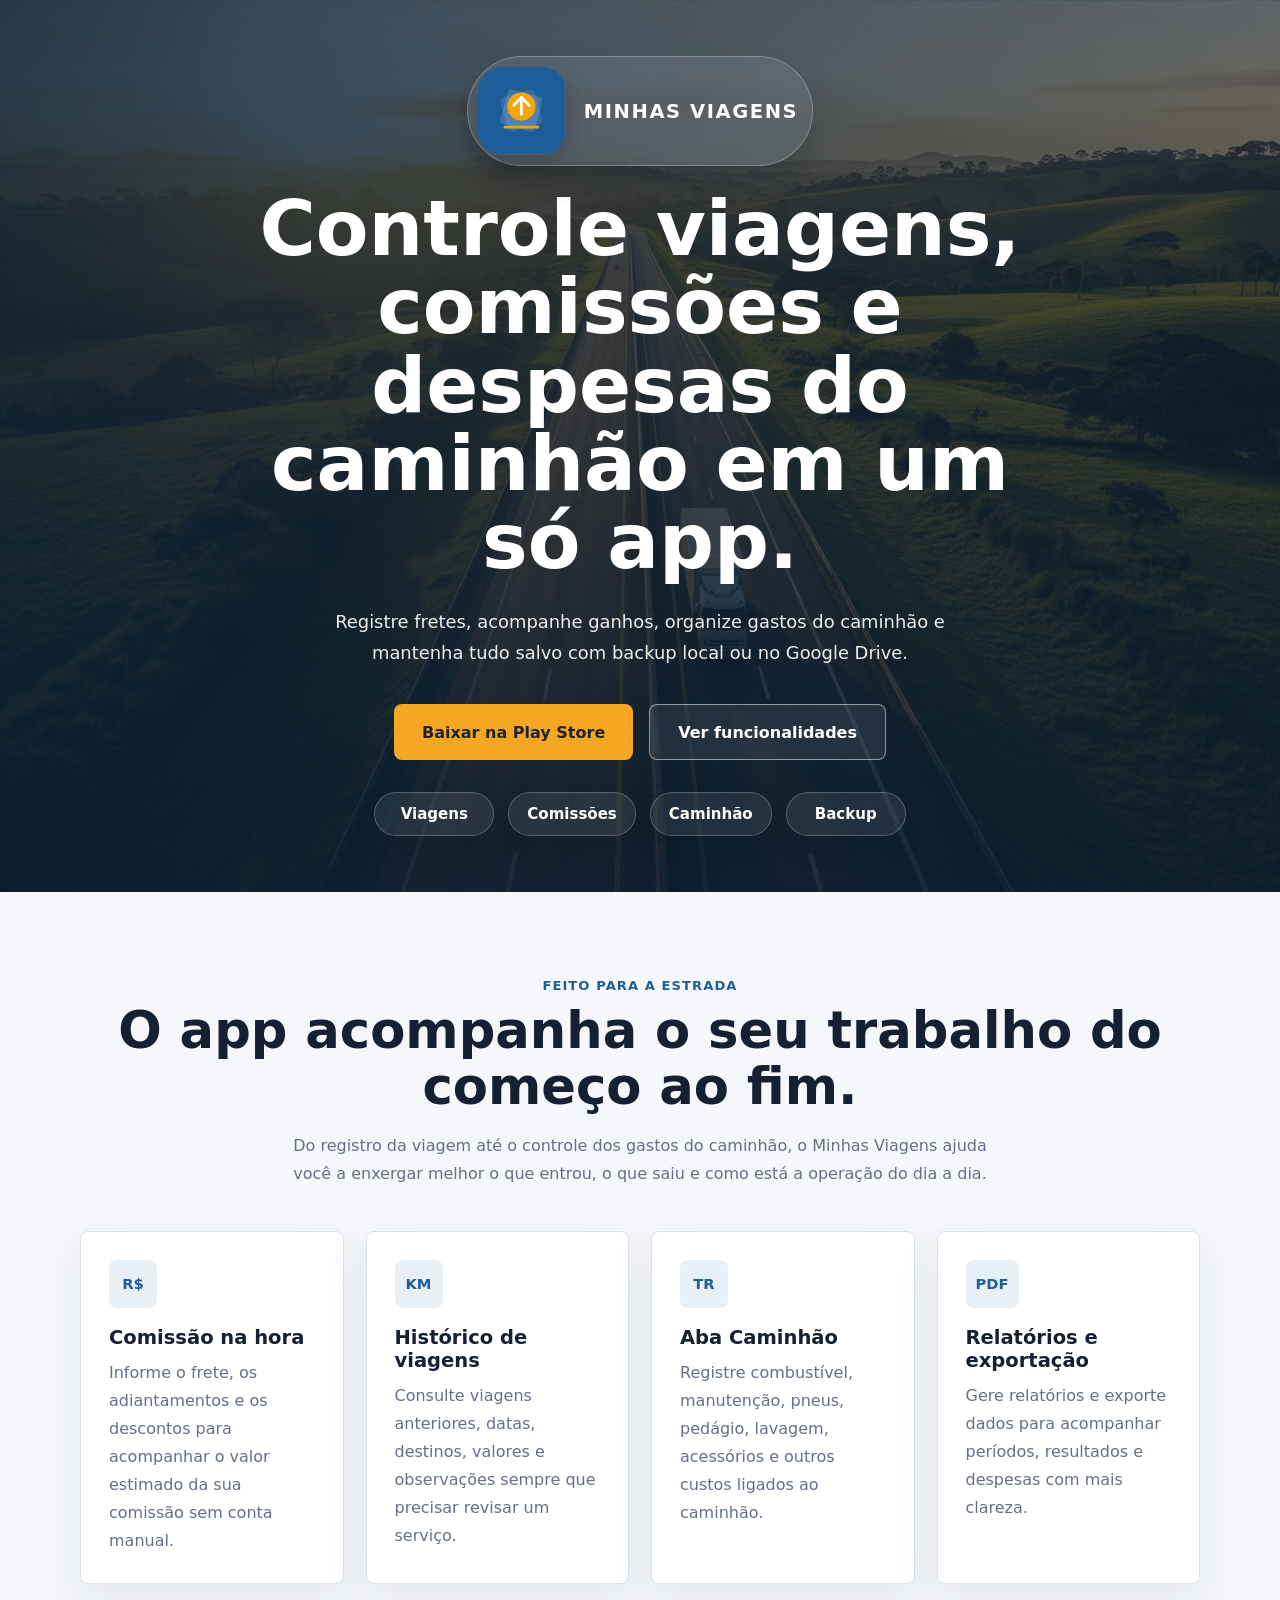
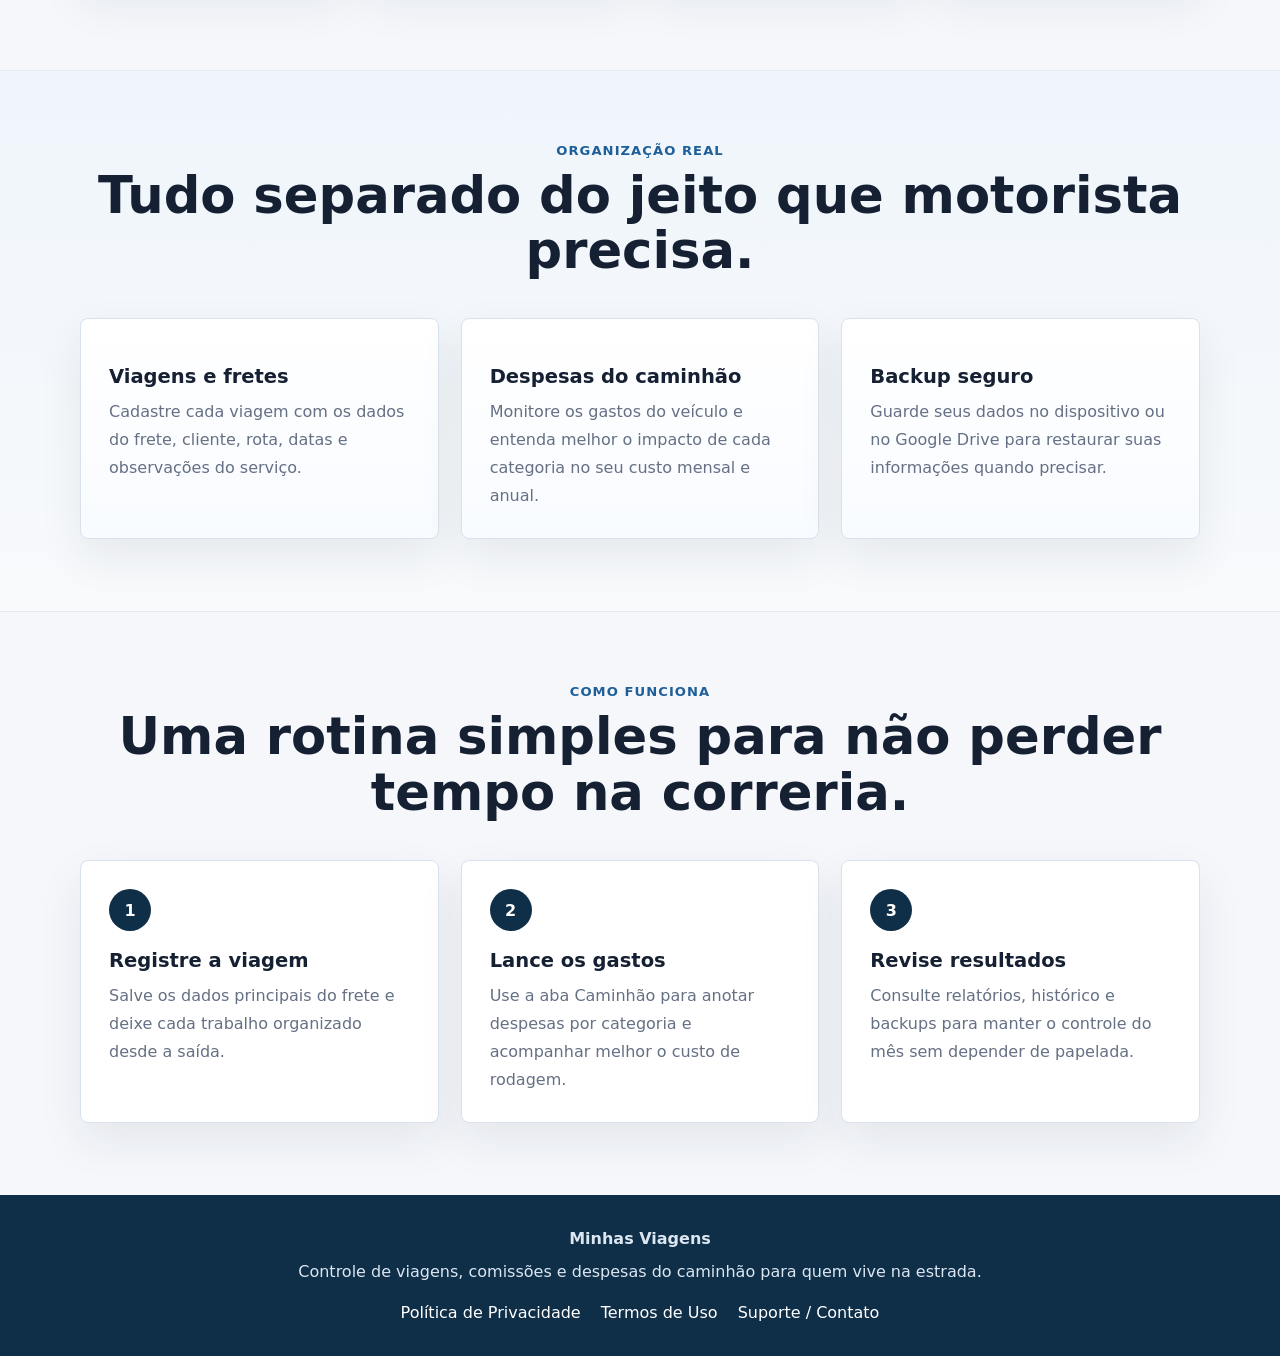
<file: index.html>
<!doctype html>
<html lang="pt-BR">
<head>
  <meta charset="utf-8">
  <meta name="viewport" content="width=device-width, initial-scale=1">
  <title>Minhas Viagens - Controle viagens, comissões e caminhão</title>
  <meta name="description" content="Aplicativo para motoristas controlarem viagens, fretes, comissões, despesas do caminhão, relatórios e backup no Google Drive.">
  <meta name="author" content="Minhas Viagens">
  <meta property="og:title" content="Minhas Viagens">
  <meta property="og:description" content="Organize viagens, ganhos e despesas do caminhão em um só app.">
  <meta property="og:type" content="website">
  <meta name="twitter:card" content="summary_large_image">
  <link rel="canonical" href="https://appminhasviagens.com.br/">
  <link rel="icon" type="image/png" href="assets/app-icon.png">
  <link rel="apple-touch-icon" href="assets/app-icon.png">
  <link rel="stylesheet" href="styles.css">
</head>
<body>
  <main>
    <section class="hero">
      <div class="hero__overlay"></div>
      <div class="hero__content">
        <a
          class="hero__brand"
          href="https://play.google.com/store/apps/details?id=com.minhascomissoes.app"
          aria-label="Abrir Minhas Viagens na Play Store"
        >
          <span class="hero__brand-mark">
            <img src="assets/app-icon-simple.svg" alt="Ícone do app Minhas Viagens" class="hero__brand-icon">
          </span>
          <span class="hero__brand-name-wrap">
            <span class="hero__brand-name">Minhas Viagens</span>
          </span>
        </a>
        <h1>Controle viagens, comissões e despesas do caminhão em um só app.</h1>
        <p>Registre fretes, acompanhe ganhos, organize gastos do caminhão e mantenha tudo salvo com backup local ou no Google Drive.</p>
        <div class="actions">
          <a class="button button--primary" href="https://play.google.com/store/apps/details?id=com.minhascomissoes.app" aria-label="Baixar Minhas Viagens na Play Store">Baixar na Play Store</a>
          <a class="button button--ghost" href="#funcionalidades">Ver funcionalidades</a>
        </div>
        <div class="hero__badges" aria-label="Principais recursos">
          <span class="hero__badge">Viagens</span>
          <span class="hero__badge">Comissões</span>
          <span class="hero__badge">Caminhão</span>
          <span class="hero__badge">Backup</span>
        </div>
      </div>
    </section>

    <section id="funcionalidades" class="section">
      <p class="eyebrow">Feito para a estrada</p>
      <h2>O app acompanha o seu trabalho do começo ao fim.</h2>
      <p class="section__intro">Do registro da viagem até o controle dos gastos do caminhão, o Minhas Viagens ajuda você a enxergar melhor o que entrou, o que saiu e como está a operação do dia a dia.</p>

      <div class="features features--four">
        <article class="feature">
          <span class="feature__icon">R$</span>
          <h3>Comissão na hora</h3>
          <p>Informe o frete, os adiantamentos e os descontos para acompanhar o valor estimado da sua comissão sem conta manual.</p>
        </article>
        <article class="feature">
          <span class="feature__icon">KM</span>
          <h3>Histórico de viagens</h3>
          <p>Consulte viagens anteriores, datas, destinos, valores e observações sempre que precisar revisar um serviço.</p>
        </article>
        <article class="feature">
          <span class="feature__icon">TR</span>
          <h3>Aba Caminhão</h3>
          <p>Registre combustível, manutenção, pneus, pedágio, lavagem, acessórios e outros custos ligados ao caminhão.</p>
        </article>
        <article class="feature">
          <span class="feature__icon">PDF</span>
          <h3>Relatórios e exportação</h3>
          <p>Gere relatórios e exporte dados para acompanhar períodos, resultados e despesas com mais clareza.</p>
        </article>
      </div>
    </section>

    <section class="band">
      <div class="section section--tight">
        <p class="eyebrow">Organização real</p>
        <h2>Tudo separado do jeito que motorista precisa.</h2>
        <div class="highlights">
          <article class="highlight">
            <h3>Viagens e fretes</h3>
            <p>Cadastre cada viagem com os dados do frete, cliente, rota, datas e observações do serviço.</p>
          </article>
          <article class="highlight">
            <h3>Despesas do caminhão</h3>
            <p>Monitore os gastos do veículo e entenda melhor o impacto de cada categoria no seu custo mensal e anual.</p>
          </article>
          <article class="highlight">
            <h3>Backup seguro</h3>
            <p>Guarde seus dados no dispositivo ou no Google Drive para restaurar suas informações quando precisar.</p>
          </article>
        </div>
      </div>
    </section>

    <section class="section section--tight">
      <p class="eyebrow">Como funciona</p>
      <h2>Uma rotina simples para não perder tempo na correria.</h2>
      <div class="workflow">
        <article class="workflow__item">
          <span class="workflow__step">1</span>
          <h3>Registre a viagem</h3>
          <p>Salve os dados principais do frete e deixe cada trabalho organizado desde a saída.</p>
        </article>
        <article class="workflow__item">
          <span class="workflow__step">2</span>
          <h3>Lance os gastos</h3>
          <p>Use a aba Caminhão para anotar despesas por categoria e acompanhar melhor o custo de rodagem.</p>
        </article>
        <article class="workflow__item">
          <span class="workflow__step">3</span>
          <h3>Revise resultados</h3>
          <p>Consulte relatórios, histórico e backups para manter o controle do mês sem depender de papelada.</p>
        </article>
      </div>
    </section>
  </main>

  <footer class="footer">
    <strong>Minhas Viagens</strong>
    <p>Controle de viagens, comissões e despesas do caminhão para quem vive na estrada.</p>
    <nav aria-label="Links legais">
      <a href="privacidade/">Política de Privacidade</a>
      <a href="termos/">Termos de Uso</a>
      <a href="mailto:minhasviagenscomissao@gmail.com">Suporte / Contato</a>
    </nav>
  </footer>
</body>
</html>
</file>
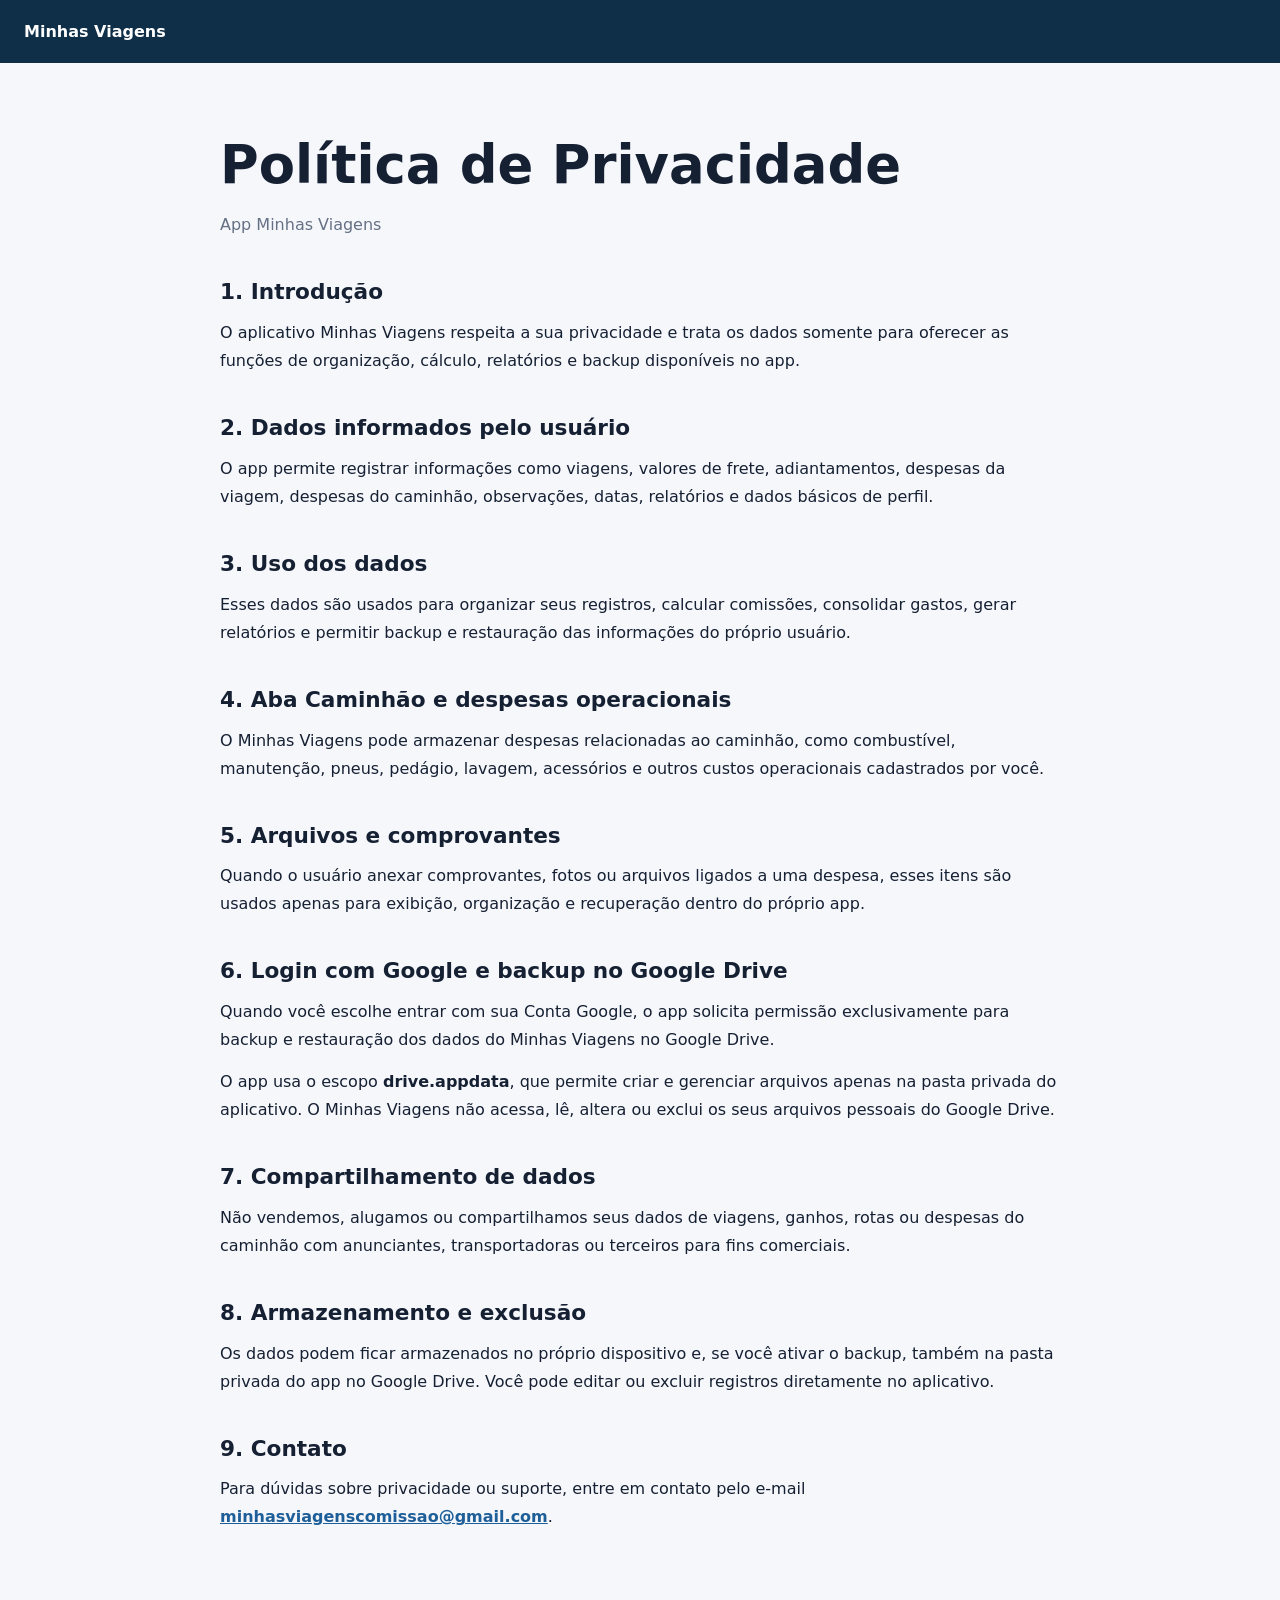
<file: privacidade/index.html>
<!doctype html>
<html lang="pt-BR">
<head>
  <meta charset="utf-8">
  <meta name="viewport" content="width=device-width, initial-scale=1">
  <title>Política de Privacidade - Minhas Viagens</title>
  <meta name="description" content="Política de privacidade do aplicativo Minhas Viagens.">
  <meta name="author" content="Minhas Viagens">
  <link rel="canonical" href="https://appminhasviagens.com.br/privacidade/">
  <link rel="icon" type="image/png" href="../assets/app-icon.png">
  <link rel="apple-touch-icon" href="../assets/app-icon.png">
  <link rel="stylesheet" href="../styles.css">
</head>
<body>
  <header class="topbar">
    <a href="../index.html">Minhas Viagens</a>
  </header>

  <main class="legal">
    <h1>Política de Privacidade</h1>
    <p class="muted">App Minhas Viagens</p>

    <h2>1. Introdução</h2>
    <p>O aplicativo Minhas Viagens respeita a sua privacidade e trata os dados somente para oferecer as funções de organização, cálculo, relatórios e backup disponíveis no app.</p>

    <h2>2. Dados informados pelo usuário</h2>
    <p>O app permite registrar informações como viagens, valores de frete, adiantamentos, despesas da viagem, despesas do caminhão, observações, datas, relatórios e dados básicos de perfil.</p>

    <h2>3. Uso dos dados</h2>
    <p>Esses dados são usados para organizar seus registros, calcular comissões, consolidar gastos, gerar relatórios e permitir backup e restauração das informações do próprio usuário.</p>

    <h2>4. Aba Caminhão e despesas operacionais</h2>
    <p>O Minhas Viagens pode armazenar despesas relacionadas ao caminhão, como combustível, manutenção, pneus, pedágio, lavagem, acessórios e outros custos operacionais cadastrados por você.</p>

    <h2>5. Arquivos e comprovantes</h2>
    <p>Quando o usuário anexar comprovantes, fotos ou arquivos ligados a uma despesa, esses itens são usados apenas para exibição, organização e recuperação dentro do próprio app.</p>

    <h2>6. Login com Google e backup no Google Drive</h2>
    <p>Quando você escolhe entrar com sua Conta Google, o app solicita permissão exclusivamente para backup e restauração dos dados do Minhas Viagens no Google Drive.</p>
    <p>O app usa o escopo <strong>drive.appdata</strong>, que permite criar e gerenciar arquivos apenas na pasta privada do aplicativo. O Minhas Viagens não acessa, lê, altera ou exclui os seus arquivos pessoais do Google Drive.</p>

    <h2>7. Compartilhamento de dados</h2>
    <p>Não vendemos, alugamos ou compartilhamos seus dados de viagens, ganhos, rotas ou despesas do caminhão com anunciantes, transportadoras ou terceiros para fins comerciais.</p>

    <h2>8. Armazenamento e exclusão</h2>
    <p>Os dados podem ficar armazenados no próprio dispositivo e, se você ativar o backup, também na pasta privada do app no Google Drive. Você pode editar ou excluir registros diretamente no aplicativo.</p>

    <h2>9. Contato</h2>
    <p>Para dúvidas sobre privacidade ou suporte, entre em contato pelo e-mail <a href="mailto:minhasviagenscomissao@gmail.com">minhasviagenscomissao@gmail.com</a>.</p>
  </main>
</body>
</html>
</file>
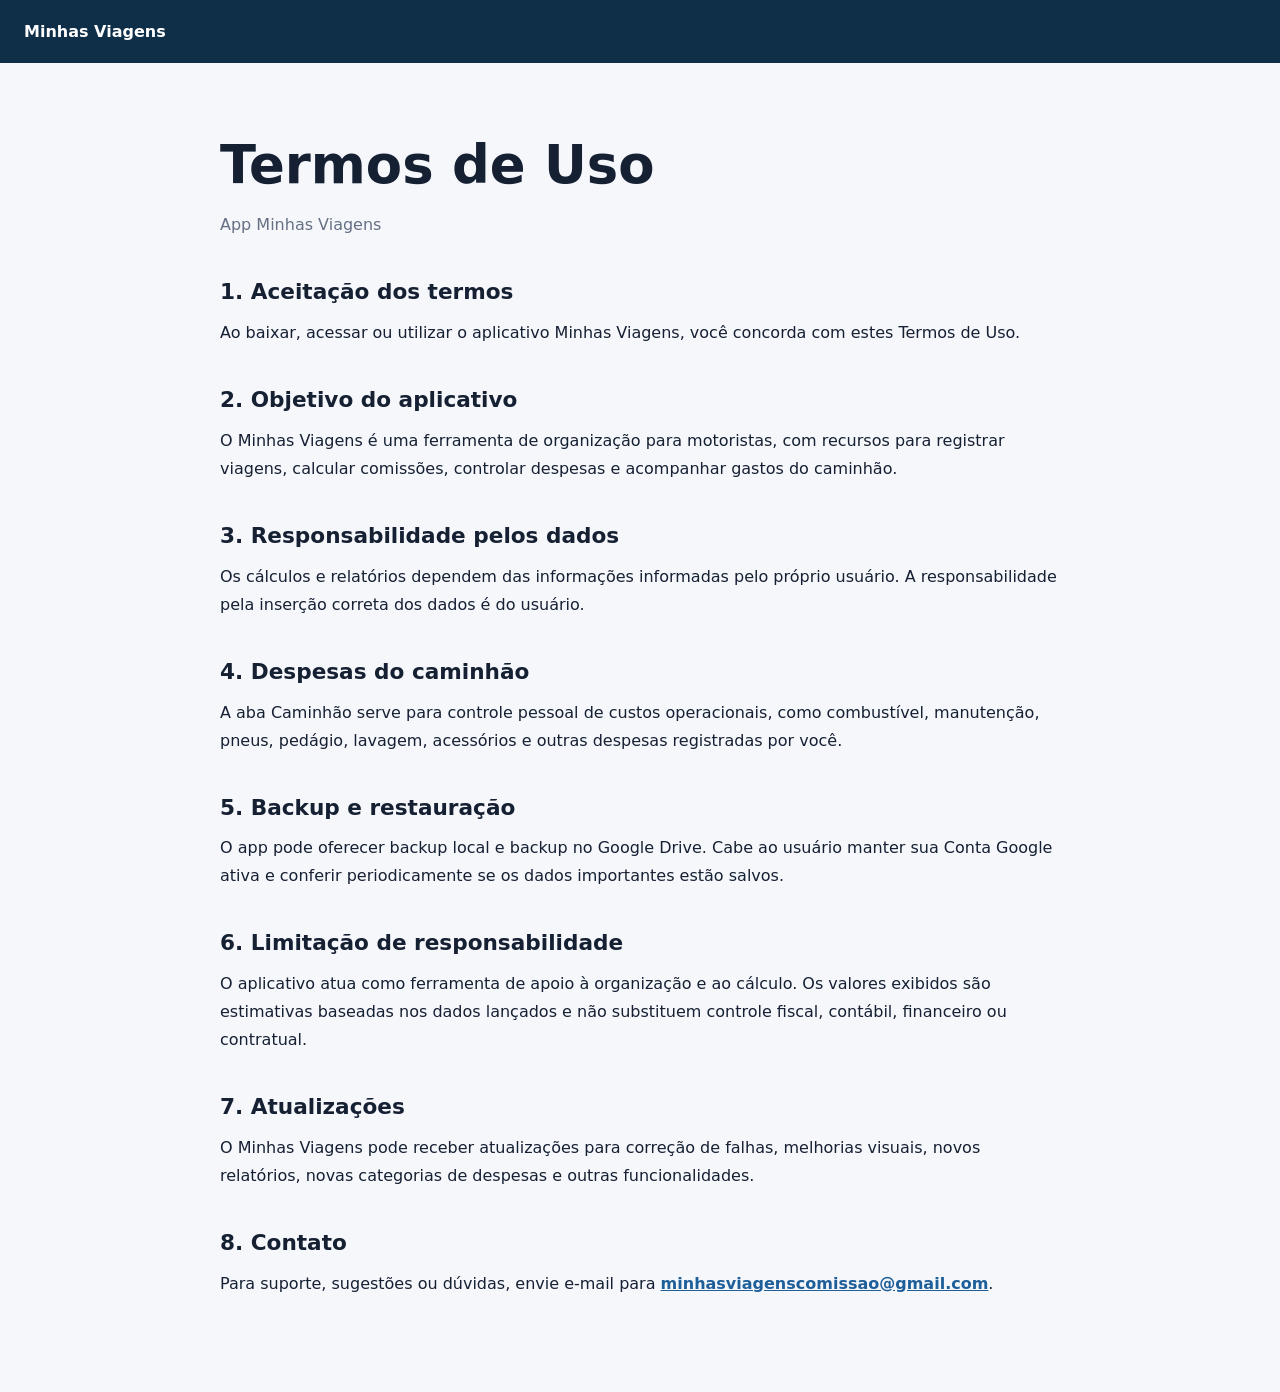
<file: termos/index.html>
<!doctype html>
<html lang="pt-BR">
<head>
  <meta charset="utf-8">
  <meta name="viewport" content="width=device-width, initial-scale=1">
  <title>Termos de Uso - Minhas Viagens</title>
  <meta name="description" content="Termos de uso do aplicativo Minhas Viagens.">
  <meta name="author" content="Minhas Viagens">
  <link rel="canonical" href="https://appminhasviagens.com.br/termos/">
  <link rel="icon" type="image/png" href="../assets/app-icon.png">
  <link rel="apple-touch-icon" href="../assets/app-icon.png">
  <link rel="stylesheet" href="../styles.css">
</head>
<body>
  <header class="topbar">
    <a href="../index.html">Minhas Viagens</a>
  </header>

  <main class="legal">
    <h1>Termos de Uso</h1>
    <p class="muted">App Minhas Viagens</p>

    <h2>1. Aceitação dos termos</h2>
    <p>Ao baixar, acessar ou utilizar o aplicativo Minhas Viagens, você concorda com estes Termos de Uso.</p>

    <h2>2. Objetivo do aplicativo</h2>
    <p>O Minhas Viagens é uma ferramenta de organização para motoristas, com recursos para registrar viagens, calcular comissões, controlar despesas e acompanhar gastos do caminhão.</p>

    <h2>3. Responsabilidade pelos dados</h2>
    <p>Os cálculos e relatórios dependem das informações informadas pelo próprio usuário. A responsabilidade pela inserção correta dos dados é do usuário.</p>

    <h2>4. Despesas do caminhão</h2>
    <p>A aba Caminhão serve para controle pessoal de custos operacionais, como combustível, manutenção, pneus, pedágio, lavagem, acessórios e outras despesas registradas por você.</p>

    <h2>5. Backup e restauração</h2>
    <p>O app pode oferecer backup local e backup no Google Drive. Cabe ao usuário manter sua Conta Google ativa e conferir periodicamente se os dados importantes estão salvos.</p>

    <h2>6. Limitação de responsabilidade</h2>
    <p>O aplicativo atua como ferramenta de apoio à organização e ao cálculo. Os valores exibidos são estimativas baseadas nos dados lançados e não substituem controle fiscal, contábil, financeiro ou contratual.</p>

    <h2>7. Atualizações</h2>
    <p>O Minhas Viagens pode receber atualizações para correção de falhas, melhorias visuais, novos relatórios, novas categorias de despesas e outras funcionalidades.</p>

    <h2>8. Contato</h2>
    <p>Para suporte, sugestões ou dúvidas, envie e-mail para <a href="mailto:minhasviagenscomissao@gmail.com">minhasviagenscomissao@gmail.com</a>.</p>
  </main>
</body>
</html>
</file>
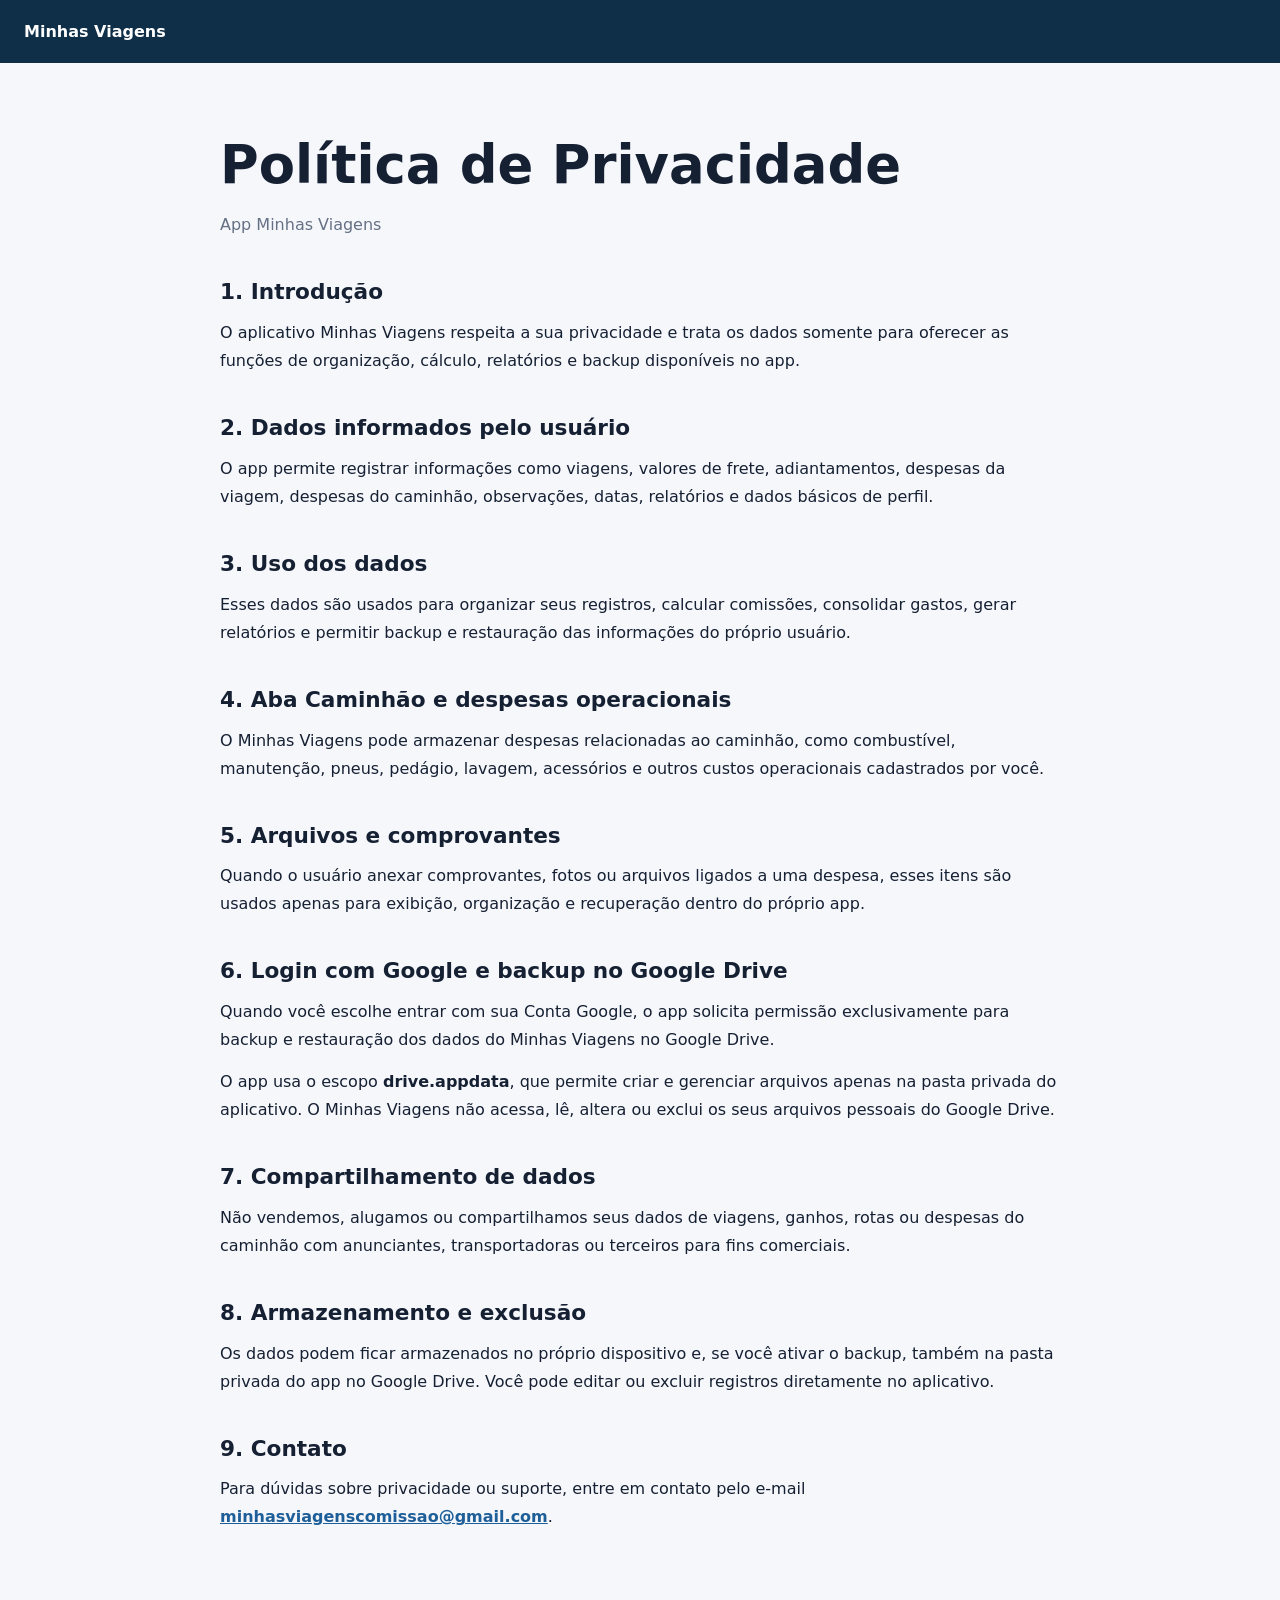
<file: privacidade.html>
<!doctype html>
<html lang="pt-BR">
<head>
  <meta charset="utf-8">
  <meta name="viewport" content="width=device-width, initial-scale=1">
  <title>Política de Privacidade - Minhas Viagens</title>
  <meta name="description" content="Política de privacidade do aplicativo Minhas Viagens.">
  <meta name="author" content="Minhas Viagens">
  <link rel="canonical" href="https://appminhasviagens.com.br/privacidade">
  <link rel="stylesheet" href="styles.css">
</head>
<body>
  <header class="topbar">
    <a href="index.html">Minhas Viagens</a>
  </header>

  <main class="legal">
    <h1>Política de Privacidade</h1>
    <p class="muted">App Minhas Viagens</p>

    <h2>1. Introdução</h2>
    <p>O aplicativo Minhas Viagens respeita a sua privacidade e trata os dados somente para oferecer as funções de organização, cálculo, relatórios e backup disponíveis no app.</p>

    <h2>2. Dados informados pelo usuário</h2>
    <p>O app permite registrar informações como viagens, valores de frete, adiantamentos, despesas da viagem, despesas do caminhão, observações, datas, relatórios e dados básicos de perfil.</p>

    <h2>3. Uso dos dados</h2>
    <p>Esses dados são usados para organizar seus registros, calcular comissões, consolidar gastos, gerar relatórios e permitir backup e restauração das informações do próprio usuário.</p>

    <h2>4. Aba Caminhão e despesas operacionais</h2>
    <p>O Minhas Viagens pode armazenar despesas relacionadas ao caminhão, como combustível, manutenção, pneus, pedágio, lavagem, acessórios e outros custos operacionais cadastrados por você.</p>

    <h2>5. Arquivos e comprovantes</h2>
    <p>Quando o usuário anexar comprovantes, fotos ou arquivos ligados a uma despesa, esses itens são usados apenas para exibição, organização e recuperação dentro do próprio app.</p>

    <h2>6. Login com Google e backup no Google Drive</h2>
    <p>Quando você escolhe entrar com sua Conta Google, o app solicita permissão exclusivamente para backup e restauração dos dados do Minhas Viagens no Google Drive.</p>
    <p>O app usa o escopo <strong>drive.appdata</strong>, que permite criar e gerenciar arquivos apenas na pasta privada do aplicativo. O Minhas Viagens não acessa, lê, altera ou exclui os seus arquivos pessoais do Google Drive.</p>

    <h2>7. Compartilhamento de dados</h2>
    <p>Não vendemos, alugamos ou compartilhamos seus dados de viagens, ganhos, rotas ou despesas do caminhão com anunciantes, transportadoras ou terceiros para fins comerciais.</p>

    <h2>8. Armazenamento e exclusão</h2>
    <p>Os dados podem ficar armazenados no próprio dispositivo e, se você ativar o backup, também na pasta privada do app no Google Drive. Você pode editar ou excluir registros diretamente no aplicativo.</p>

    <h2>9. Contato</h2>
    <p>Para dúvidas sobre privacidade ou suporte, entre em contato pelo e-mail <a href="mailto:minhasviagenscomissao@gmail.com">minhasviagenscomissao@gmail.com</a>.</p>
  </main>
</body>
</html>
</file>
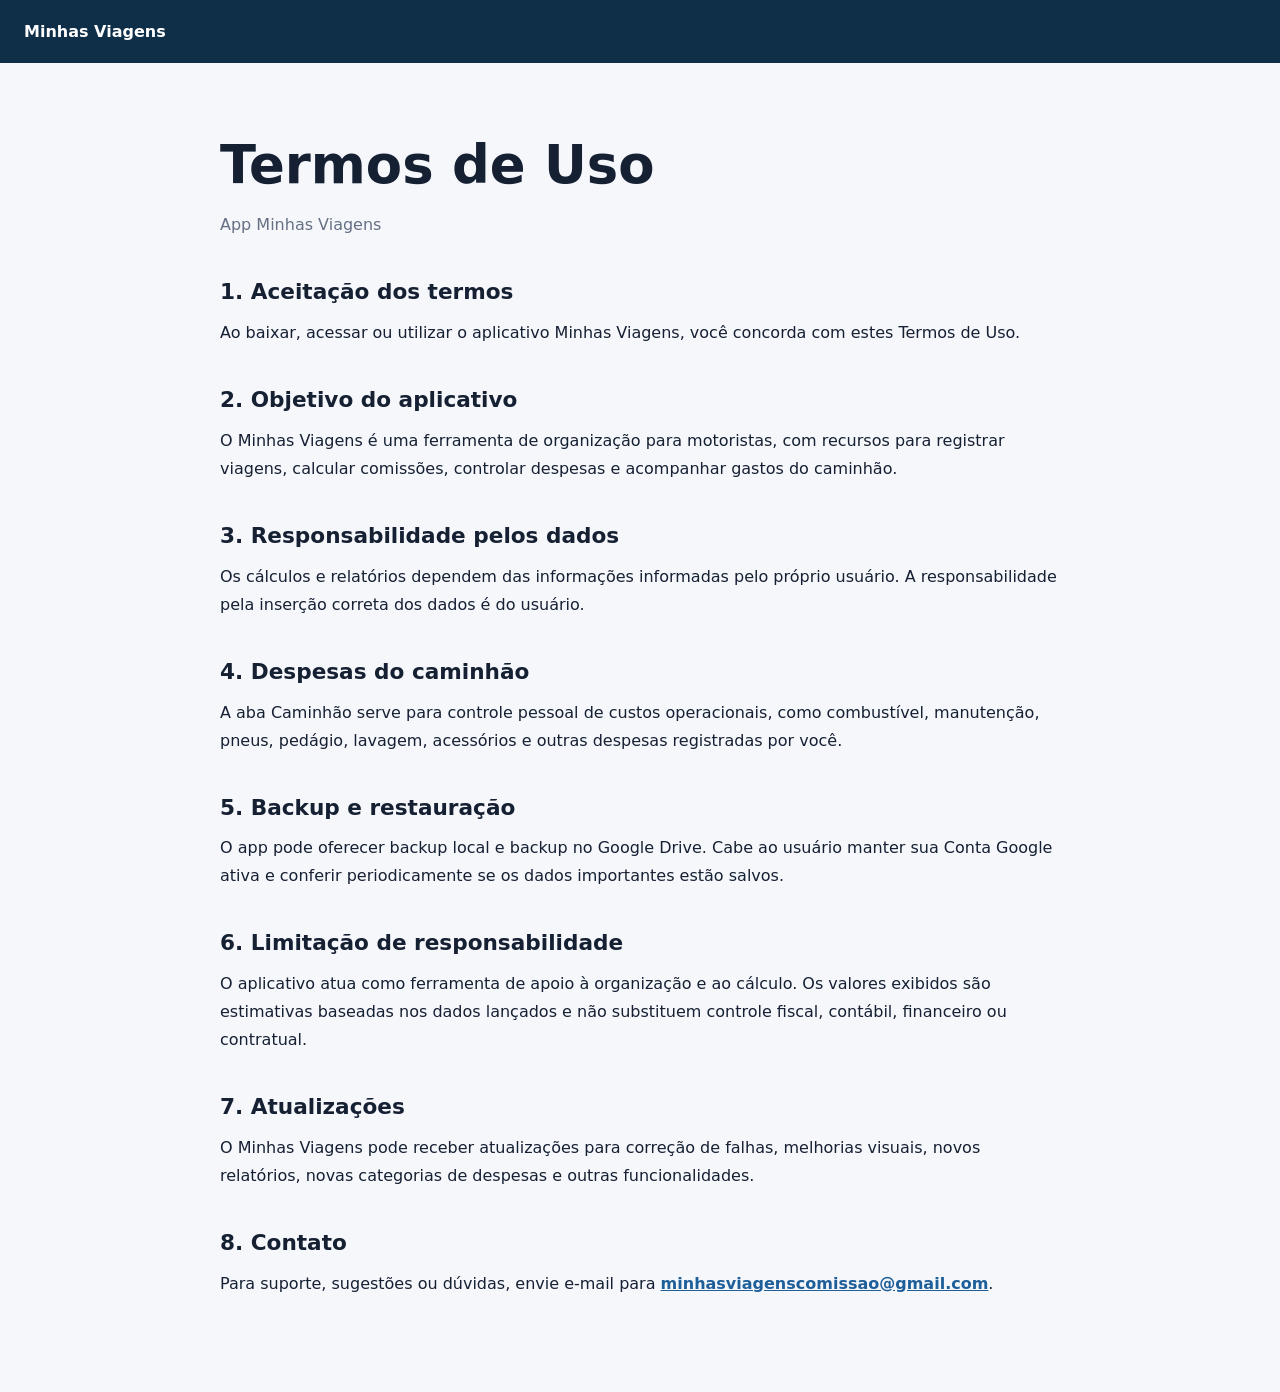
<file: termos.html>
<!doctype html>
<html lang="pt-BR">
<head>
  <meta charset="utf-8">
  <meta name="viewport" content="width=device-width, initial-scale=1">
  <title>Termos de Uso - Minhas Viagens</title>
  <meta name="description" content="Termos de uso do aplicativo Minhas Viagens.">
  <meta name="author" content="Minhas Viagens">
  <link rel="canonical" href="https://appminhasviagens.com.br/termos">
  <link rel="stylesheet" href="styles.css">
</head>
<body>
  <header class="topbar">
    <a href="index.html">Minhas Viagens</a>
  </header>

  <main class="legal">
    <h1>Termos de Uso</h1>
    <p class="muted">App Minhas Viagens</p>

    <h2>1. Aceitação dos termos</h2>
    <p>Ao baixar, acessar ou utilizar o aplicativo Minhas Viagens, você concorda com estes Termos de Uso.</p>

    <h2>2. Objetivo do aplicativo</h2>
    <p>O Minhas Viagens é uma ferramenta de organização para motoristas, com recursos para registrar viagens, calcular comissões, controlar despesas e acompanhar gastos do caminhão.</p>

    <h2>3. Responsabilidade pelos dados</h2>
    <p>Os cálculos e relatórios dependem das informações informadas pelo próprio usuário. A responsabilidade pela inserção correta dos dados é do usuário.</p>

    <h2>4. Despesas do caminhão</h2>
    <p>A aba Caminhão serve para controle pessoal de custos operacionais, como combustível, manutenção, pneus, pedágio, lavagem, acessórios e outras despesas registradas por você.</p>

    <h2>5. Backup e restauração</h2>
    <p>O app pode oferecer backup local e backup no Google Drive. Cabe ao usuário manter sua Conta Google ativa e conferir periodicamente se os dados importantes estão salvos.</p>

    <h2>6. Limitação de responsabilidade</h2>
    <p>O aplicativo atua como ferramenta de apoio à organização e ao cálculo. Os valores exibidos são estimativas baseadas nos dados lançados e não substituem controle fiscal, contábil, financeiro ou contratual.</p>

    <h2>7. Atualizações</h2>
    <p>O Minhas Viagens pode receber atualizações para correção de falhas, melhorias visuais, novos relatórios, novas categorias de despesas e outras funcionalidades.</p>

    <h2>8. Contato</h2>
    <p>Para suporte, sugestões ou dúvidas, envie e-mail para <a href="mailto:minhasviagenscomissao@gmail.com">minhasviagenscomissao@gmail.com</a>.</p>
  </main>
</body>
</html>
</file>
<file: styles.css>
:root {
  --blue: #1f5f99;
  --blue-dark: #0f2e48;
  --gold: #f5a623;
  --gold-soft: #ffd895;
  --text: #162033;
  --muted: #657084;
  --surface: #ffffff;
  --surface-alt: #eef4fa;
  --bg: #f5f7fb;
  --line: #d8e1ec;
}

* {
  box-sizing: border-box;
}

html {
  scroll-behavior: smooth;
}

body {
  margin: 0;
  color: var(--text);
  background: var(--bg);
  font-family: Inter, system-ui, -apple-system, BlinkMacSystemFont, "Segoe UI", sans-serif;
}

a {
  color: inherit;
}

.hero {
  position: relative;
  min-height: 92vh;
  display: grid;
  place-items: center;
  overflow: hidden;
  background-image: url("assets/hero-bg-max.jpg");
  background-size: cover;
  background-position: center;
}

.hero__overlay {
  position: absolute;
  inset: 0;
  background:
    linear-gradient(180deg, rgba(9, 22, 35, 0.36), rgba(10, 29, 45, 0.84)),
    linear-gradient(120deg, rgba(15, 46, 72, 0.82), rgba(31, 95, 153, 0.18));
}

.hero__content {
  position: relative;
  z-index: 1;
  width: min(840px, calc(100% - 32px));
  text-align: center;
  color: #ffffff;
  padding: 56px 0;
}

.hero__brand {
  display: inline-flex;
  align-items: center;
  gap: 18px;
  margin-bottom: 24px;
  padding: 10px 14px 10px 10px;
  border: 1px solid rgba(255, 255, 255, 0.28);
  border-radius: 999px;
  background: rgba(109, 122, 133, 0.44);
  box-shadow: 0 14px 30px rgba(7, 18, 31, 0.2);
  backdrop-filter: blur(10px);
  text-decoration: none;
  transition: transform 160ms ease, background-color 160ms ease, border-color 160ms ease;
}

.hero__brand:hover {
  background: rgba(121, 135, 147, 0.56);
  border-color: rgba(255, 255, 255, 0.4);
  transform: translateY(-1px);
}

.hero__brand-mark {
  display: inline-flex;
  align-items: center;
  justify-content: center;
  width: 88px;
  height: 88px;
  border-radius: 24px;
  padding: 0;
  overflow: hidden;
  box-shadow: 0 10px 24px rgba(7, 18, 31, 0.24);
}

.hero__brand-icon {
  display: block;
  width: 100%;
  height: 100%;
  object-fit: cover;
  border-radius: 24px;
}

.hero__brand-name-wrap {
  display: inline-flex;
  align-items: center;
  min-height: auto;
  padding: 0;
  border: 0;
  border-radius: 0;
  background: transparent;
}

.hero__brand-name {
  color: #ffffff;
  font-size: 1.22rem;
  font-weight: 900;
  letter-spacing: 0.08em;
  text-transform: uppercase;
}

.hero h1 {
  margin: 0;
  font-size: clamp(2.5rem, 6vw, 5rem);
  line-height: 1.02;
  letter-spacing: 0;
}

.hero p {
  width: min(700px, 100%);
  margin: 24px auto 0;
  color: rgba(255, 255, 255, 0.92);
  font-size: 1.12rem;
  line-height: 1.75;
}

.actions {
  display: flex;
  justify-content: center;
  gap: 16px;
  flex-wrap: wrap;
  margin-top: 36px;
}

.button {
  display: inline-flex;
  align-items: center;
  justify-content: center;
  min-height: 56px;
  padding: 0 28px;
  border-radius: 8px;
  font-weight: 800;
  text-decoration: none;
}

.button--primary {
  background: var(--gold);
  color: #1d2430;
}

.button--ghost {
  border: 1px solid rgba(255, 255, 255, 0.5);
  color: #ffffff;
  background: rgba(255, 255, 255, 0.08);
}

.hero__badges {
  display: flex;
  justify-content: center;
  gap: 14px;
  flex-wrap: wrap;
  margin-top: 32px;
}

.hero__badge {
  min-width: 120px;
  padding: 12px 18px;
  border: 1px solid rgba(255, 255, 255, 0.24);
  border-radius: 999px;
  background: rgba(255, 255, 255, 0.08);
  color: #ffffff;
  font-size: 0.94rem;
  font-weight: 800;
  text-align: center;
  box-shadow: 0 10px 24px rgba(7, 18, 31, 0.14);
}

.section {
  width: min(1120px, calc(100% - 32px));
  margin: 0 auto;
  padding: 86px 0;
  text-align: center;
}

.section--tight {
  padding: 72px 0;
}

.band {
  background: linear-gradient(180deg, #eff5fb, #f8fafc);
  border-top: 1px solid #e3eaf2;
  border-bottom: 1px solid #e3eaf2;
}

.eyebrow {
  margin: 0 0 10px;
  color: var(--blue);
  font-weight: 900;
  text-transform: uppercase;
  font-size: 0.82rem;
  letter-spacing: 0.08em;
}

.section h2 {
  margin: 0;
  font-size: clamp(2rem, 4vw, 3.2rem);
  line-height: 1.08;
}

.section__intro {
  width: min(720px, 100%);
  margin: 18px auto 0;
  color: var(--muted);
  line-height: 1.78;
}

.features {
  display: grid;
  grid-template-columns: repeat(3, 1fr);
  gap: 22px;
  margin-top: 42px;
  text-align: left;
}

.features--four {
  grid-template-columns: repeat(4, 1fr);
}

.feature,
.highlight,
.workflow__item {
  background: var(--surface);
  border: 1px solid var(--line);
  border-radius: 8px;
  box-shadow: 0 18px 45px rgba(22, 32, 51, 0.08);
}

.feature {
  padding: 28px;
}

.feature__icon {
  display: inline-flex;
  align-items: center;
  justify-content: center;
  min-width: 48px;
  height: 48px;
  padding: 0 10px;
  border-radius: 8px;
  background: rgba(31, 95, 153, 0.1);
  color: var(--blue);
  font-size: 0.92rem;
  font-weight: 900;
}

.feature h3,
.highlight h3,
.workflow__item h3 {
  margin: 18px 0 10px;
  font-size: 1.22rem;
}

.feature p,
.highlight p,
.workflow__item p {
  margin: 0;
  color: var(--muted);
  line-height: 1.75;
}

.highlights,
.workflow {
  display: grid;
  grid-template-columns: repeat(3, 1fr);
  gap: 22px;
  margin-top: 40px;
  text-align: left;
}

.highlight,
.workflow__item {
  padding: 28px;
}

.highlight {
  background: linear-gradient(180deg, #ffffff, #f8fbff);
}

.workflow__step {
  display: inline-flex;
  align-items: center;
  justify-content: center;
  width: 42px;
  height: 42px;
  border-radius: 999px;
  background: var(--blue-dark);
  color: #ffffff;
  font-weight: 900;
}

.footer {
  padding: 34px 16px;
  text-align: center;
  color: #dbe6f1;
  background: var(--blue-dark);
}

.footer p {
  max-width: 720px;
  margin: 10px auto 18px;
  line-height: 1.7;
}

.footer nav {
  display: flex;
  justify-content: center;
  gap: 20px;
  flex-wrap: wrap;
}

.footer a {
  color: #ffffff;
  text-decoration: none;
}

.topbar {
  padding: 22px 24px;
  background: var(--blue-dark);
}

.topbar a {
  color: #ffffff;
  text-decoration: none;
  font-weight: 800;
}

.legal {
  width: min(840px, calc(100% - 32px));
  margin: 0 auto;
  padding: 56px 0 80px;
  line-height: 1.75;
}

.legal h1 {
  margin: 0;
  font-size: clamp(2rem, 5vw, 3.3rem);
}

.legal h2 {
  margin: 34px 0 8px;
  font-size: 1.35rem;
}

.legal p {
  margin: 0 0 14px;
}

.legal a {
  color: var(--blue);
  font-weight: 700;
}

.muted {
  color: var(--muted);
}

@media (max-width: 1020px) {
  .features--four {
    grid-template-columns: repeat(2, 1fr);
  }
}

@media (max-width: 800px) {
  .features,
  .features--four,
  .highlights,
  .workflow {
    grid-template-columns: 1fr;
  }

  .button {
    width: min(100%, 320px);
  }

  .hero__badges {
    gap: 10px;
  }

  .hero__badge {
    min-width: 0;
    width: calc(50% - 8px);
    font-size: 0.86rem;
    padding: 11px 12px;
  }

  .hero__brand {
    gap: 10px;
    padding-right: 10px;
  }

  .hero__brand-mark {
    width: 68px;
    height: 68px;
    border-radius: 18px;
  }

  .hero__brand-name-wrap {
    min-height: 48px;
    padding: 0 14px;
  }

  .hero__brand-name {
    font-size: 0.98rem;
    letter-spacing: 0.05em;
  }
}
</file>
